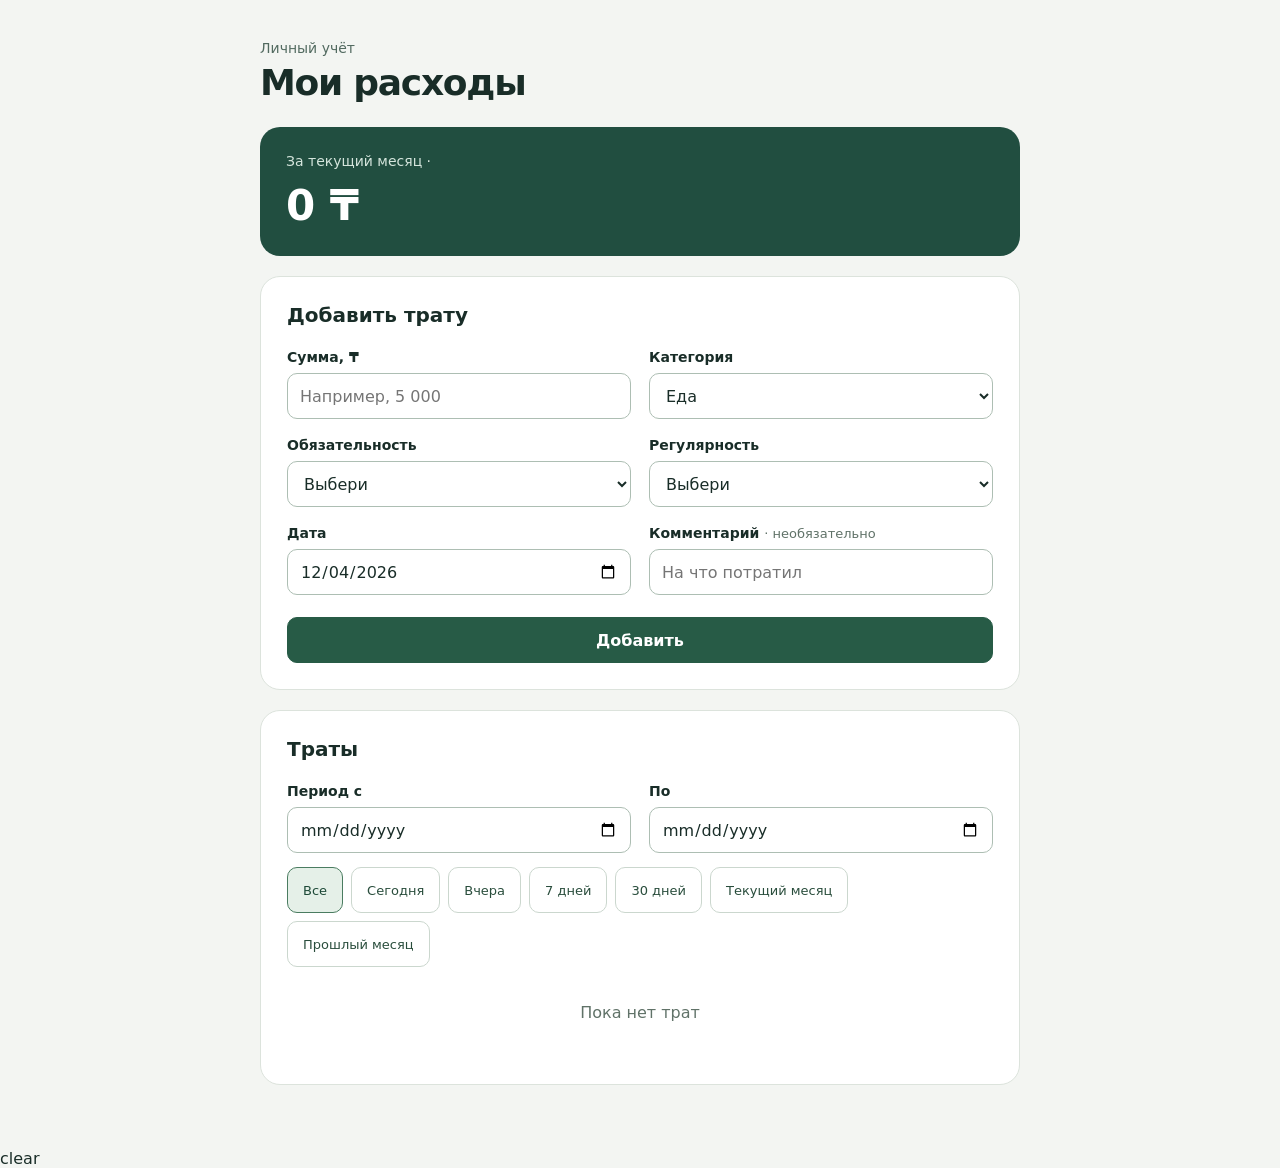
<file: index.html>
<!doctype html>
<html lang="ru">
<head>
  <meta charset="utf-8">
  <meta name="viewport" content="width=device-width, initial-scale=1">
  <meta name="color-scheme" content="light">
  <title>Мои расходы</title>
  <link rel="stylesheet" href="styles.css">
  <script src="script.js" defer></script>
</head>
<body>
  <main>
    <header><p class="eyebrow">Личный учёт</p><h1>Мои расходы</h1></header>
    <section class="summary" aria-label="Итог за текущий месяц">
      <p>За текущий месяц · <span id="month-label"></span></p>
      <strong id="month-total">0 ₸</strong>
    </section>
    <section class="card" aria-labelledby="form-title">
      <h2 id="form-title">Добавить трату</h2>
      <form id="expense-form" novalidate>
        <div class="form-grid">
          <div><label for="amount">Сумма, ₸</label><input id="amount" name="amount" type="text" inputmode="numeric" placeholder="Например, 5 000" required aria-describedby="amount-error"><p class="error" id="amount-error"></p></div>
          <div><label for="category">Категория</label><select id="category" name="category" required><option>Еда</option><option>Транспорт</option><option>Дом</option><option>покупки</option></select></div>
          <div><label for="necessity">Обязательность</label><select id="necessity" name="necessity" required aria-describedby="necessity-error"><option value="">Выбери</option><option value="required">Обязательная</option><option value="optional">Необязательная</option></select><p class="error" id="necessity-error" role="status"></p></div>
          <div><label for="regularity">Регулярность</label><select id="regularity" name="regularity" required aria-describedby="regularity-error"><option value="">Выбери</option><option value="regular">Регулярная</option><option value="irregular">Нерегулярная</option></select><p class="error" id="regularity-error" role="status"></p></div>
          <div><label for="date">Дата</label><input id="date" name="date" type="date" required aria-describedby="date-error"><p class="error" id="date-error"></p></div>
          <div><label for="comment">Комментарий <span class="muted">· необязательно</span></label><input id="comment" name="comment" type="text" placeholder="На что потратил"></div>
        </div>
        <button class="primary" type="submit">Добавить</button>
        <p id="form-status" role="status"></p>
      </form>
    </section>
    <section class="card" aria-labelledby="list-title">
      <div class="section-heading"><h2 id="list-title">Траты</h2><span class="muted" id="count"></span></div>
      <div class="period-fields">
        <div><label for="period-from">Период с</label><input id="period-from" type="date" aria-describedby="period-error"></div>
        <div><label for="period-to">По</label><input id="period-to" type="date" aria-describedby="period-error"></div>
      </div>
      <div class="presets" role="group" aria-label="Период списка">
        <button type="button" data-period="all" aria-pressed="true">Все</button>
        <button type="button" data-period="today" aria-pressed="false">Сегодня</button>
        <button type="button" data-period="yesterday" aria-pressed="false">Вчера</button>
        <button type="button" data-period="week" aria-pressed="false">7 дней</button>
        <button type="button" data-period="days30" aria-pressed="false">30 дней</button>
        <button type="button" data-period="month" aria-pressed="false">Текущий месяц</button>
        <button type="button" data-period="previous" aria-pressed="false">Прошлый месяц</button>
      </div>
      <p id="period-error" class="error" role="status"></p>
      <p id="storage-status" class="error" role="status"></p>
      <p id="empty" class="empty">Пока нет трат</p>
      <ul id="expense-list" aria-label="Список трат"></ul>
    </section>
  </main>
</body>
</html>
clear
</file>
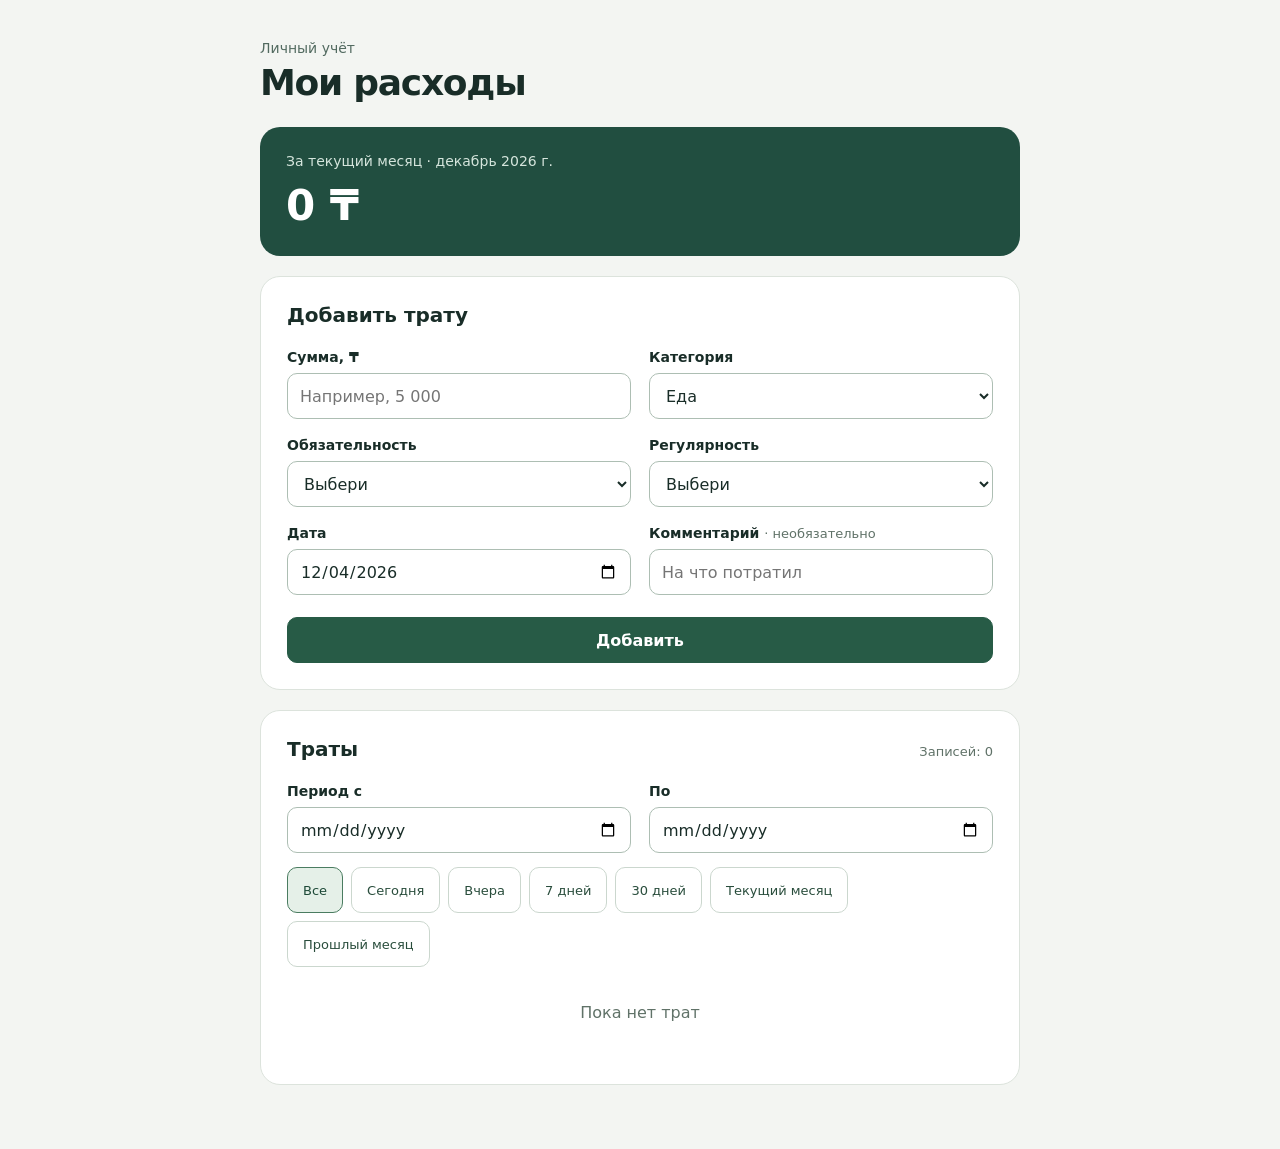
<file: archive/2026-11-25-before-003-step-1/index.html>
<!doctype html>
<html lang="ru">
<head>
  <meta charset="utf-8">
  <meta name="viewport" content="width=device-width, initial-scale=1">
  <meta name="color-scheme" content="light">
  <title>Мои расходы</title>
  <link rel="stylesheet" href="styles.css">
  <script src="script.js" defer></script>
</head>
<body>
  <main>
    <header><p class="eyebrow">Личный учёт</p><h1>Мои расходы</h1></header>
    <section class="summary" aria-label="Итог за текущий месяц">
      <p>За текущий месяц · <span id="month-label"></span></p>
      <strong id="month-total">0 ₸</strong>
    </section>
    <section class="card" aria-labelledby="form-title">
      <h2 id="form-title">Добавить трату</h2>
      <form id="expense-form" novalidate>
        <div class="form-grid">
          <div><label for="amount">Сумма, ₸</label><input id="amount" name="amount" type="text" inputmode="numeric" placeholder="Например, 5 000" required aria-describedby="amount-error"><p class="error" id="amount-error"></p></div>
          <div><label for="category">Категория</label><select id="category" name="category" required><option>Еда</option><option>Транспорт</option><option>Дом</option><option>покупки</option></select></div>
          <div><label for="necessity">Обязательность</label><select id="necessity" name="necessity" required aria-describedby="necessity-error"><option value="">Выбери</option><option value="required">Обязательная</option><option value="optional">Необязательная</option></select><p class="error" id="necessity-error" role="status"></p></div>
          <div><label for="regularity">Регулярность</label><select id="regularity" name="regularity" required aria-describedby="regularity-error"><option value="">Выбери</option><option value="regular">Регулярная</option><option value="irregular">Нерегулярная</option></select><p class="error" id="regularity-error" role="status"></p></div>
          <div><label for="date">Дата</label><input id="date" name="date" type="date" required aria-describedby="date-error"><p class="error" id="date-error"></p></div>
          <div><label for="comment">Комментарий <span class="muted">· необязательно</span></label><input id="comment" name="comment" type="text" placeholder="На что потратил"></div>
        </div>
        <button class="primary" type="submit">Добавить</button>
        <p id="form-status" role="status"></p>
      </form>
    </section>
    <section class="card" aria-labelledby="list-title">
      <div class="section-heading"><h2 id="list-title">Траты</h2><span class="muted" id="count"></span></div>
      <div class="period-fields">
        <div><label for="period-from">Период с</label><input id="period-from" type="date" aria-describedby="period-error"></div>
        <div><label for="period-to">По</label><input id="period-to" type="date" aria-describedby="period-error"></div>
      </div>
      <div class="presets" role="group" aria-label="Период списка">
        <button type="button" data-period="all" aria-pressed="true">Все</button>
        <button type="button" data-period="today" aria-pressed="false">Сегодня</button>
        <button type="button" data-period="yesterday" aria-pressed="false">Вчера</button>
        <button type="button" data-period="week" aria-pressed="false">7 дней</button>
        <button type="button" data-period="days30" aria-pressed="false">30 дней</button>
        <button type="button" data-period="month" aria-pressed="false">Текущий месяц</button>
        <button type="button" data-period="previous" aria-pressed="false">Прошлый месяц</button>
      </div>
      <p id="period-error" class="error" role="status"></p>
      <p id="storage-status" class="error" role="status"></p>
      <p id="empty" class="empty">Пока нет трат</p>
      <ul id="expense-list" aria-label="Список трат"></ul>
    </section>
  </main>
</body>
</html>
</file>
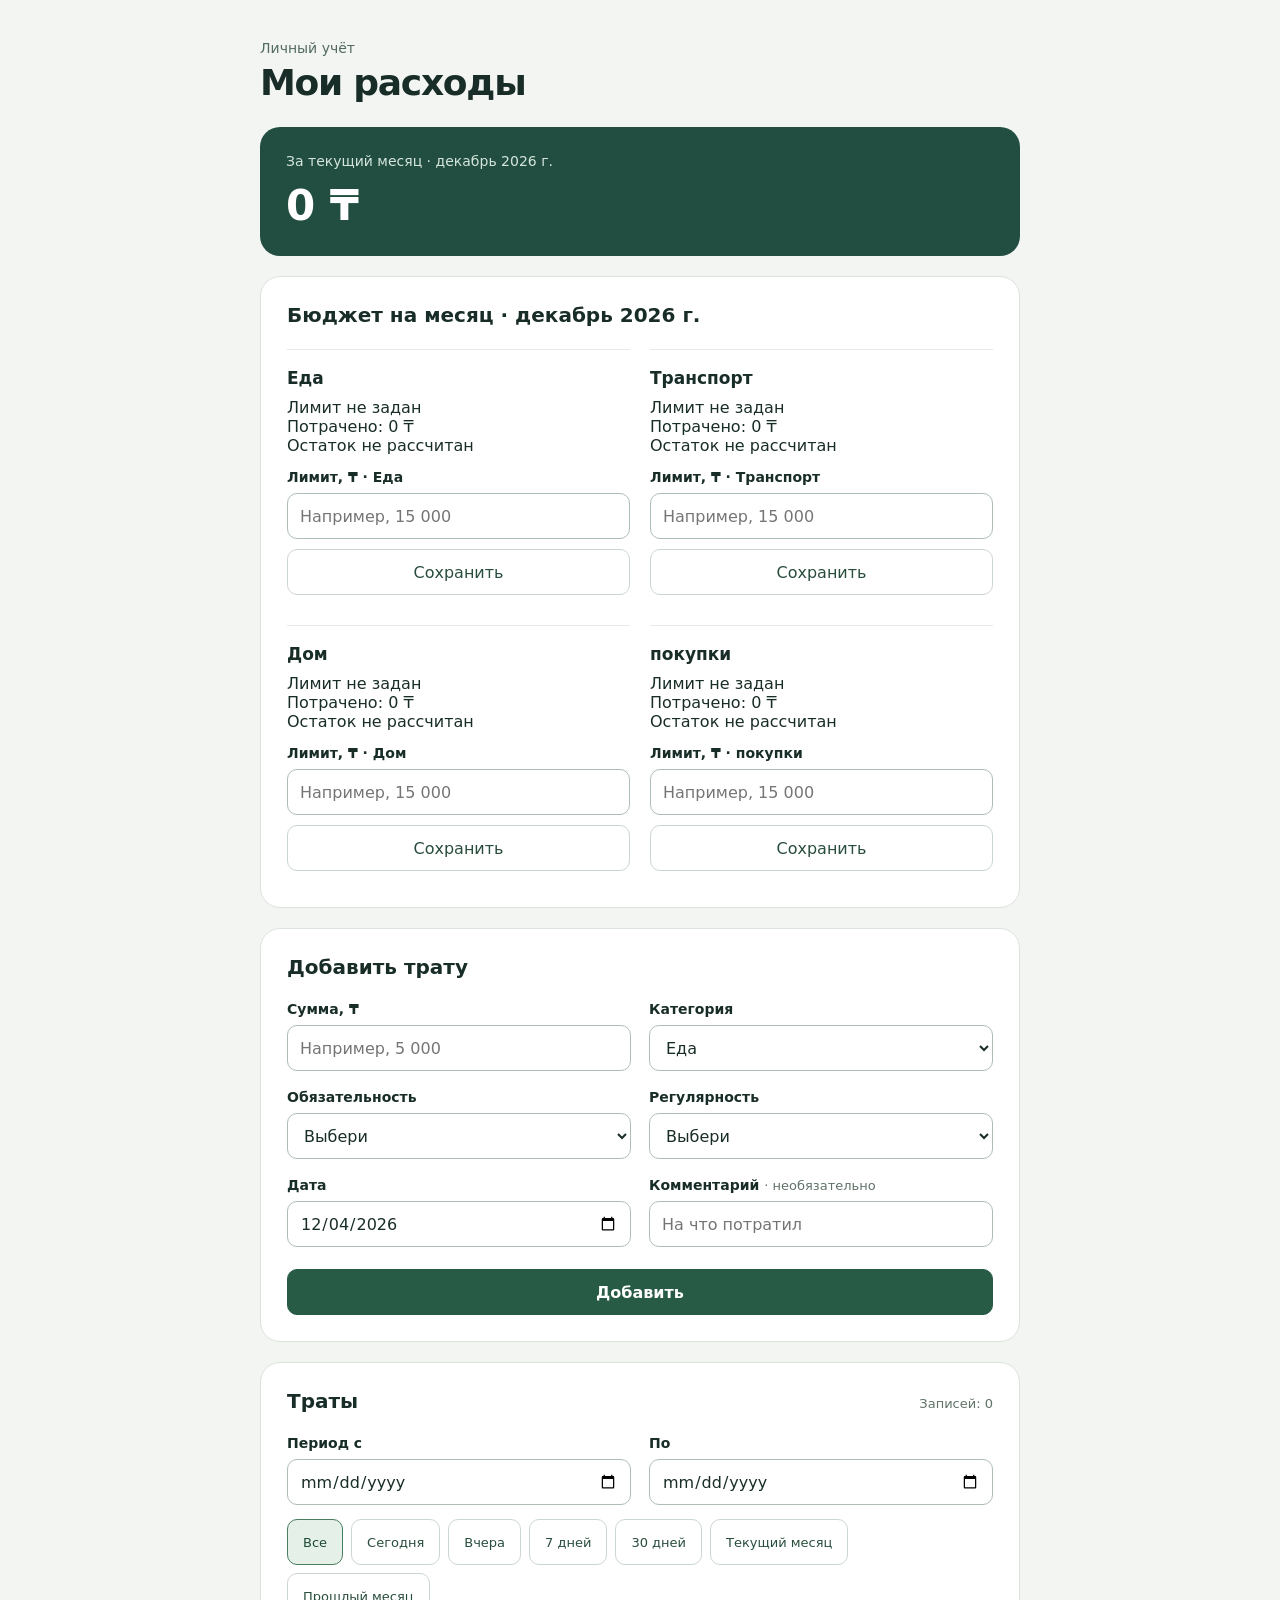
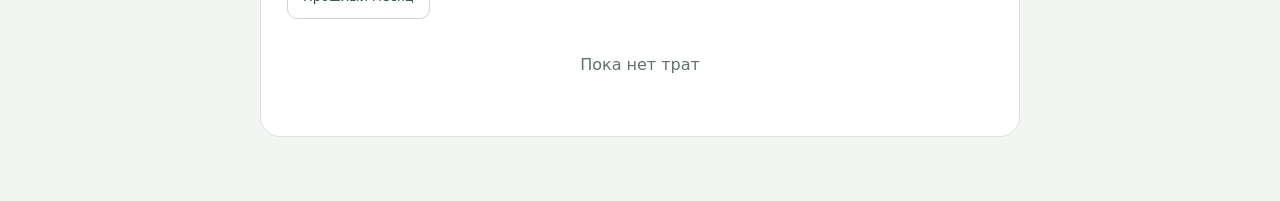
<file: archive/2026-11-25-before-003-step-3/index.html>
<!doctype html>
<html lang="ru">
<head>
  <meta charset="utf-8">
  <meta name="viewport" content="width=device-width, initial-scale=1">
  <meta name="color-scheme" content="light">
  <title>Мои расходы</title>
  <link rel="stylesheet" href="styles.css">
  <script src="script.js" defer></script>
</head>
<body>
  <main>
    <header><p class="eyebrow">Личный учёт</p><h1>Мои расходы</h1></header>
    <section class="summary" aria-label="Итог за текущий месяц">
      <p>За текущий месяц · <span id="month-label"></span></p>
      <strong id="month-total">0 ₸</strong>
    </section>
    <section class="card" aria-labelledby="budget-title">
      <h2 id="budget-title">Бюджет на месяц · <span id="budget-month"></span></h2>
      <p id="budget-storage-status" class="error" role="status"></p>
      <div id="budget-categories" class="budget-grid"></div>
    </section>
    <section class="card" aria-labelledby="form-title">
      <h2 id="form-title">Добавить трату</h2>
      <form id="expense-form" novalidate>
        <div class="form-grid">
          <div><label for="amount">Сумма, ₸</label><input id="amount" name="amount" type="text" inputmode="numeric" placeholder="Например, 5 000" required aria-describedby="amount-error"><p class="error" id="amount-error"></p></div>
          <div><label for="category">Категория</label><select id="category" name="category" required><option>Еда</option><option>Транспорт</option><option>Дом</option><option>покупки</option></select></div>
          <div><label for="necessity">Обязательность</label><select id="necessity" name="necessity" required aria-describedby="necessity-error"><option value="">Выбери</option><option value="required">Обязательная</option><option value="optional">Необязательная</option></select><p class="error" id="necessity-error" role="status"></p></div>
          <div><label for="regularity">Регулярность</label><select id="regularity" name="regularity" required aria-describedby="regularity-error"><option value="">Выбери</option><option value="regular">Регулярная</option><option value="irregular">Нерегулярная</option></select><p class="error" id="regularity-error" role="status"></p></div>
          <div><label for="date">Дата</label><input id="date" name="date" type="date" required aria-describedby="date-error"><p class="error" id="date-error"></p></div>
          <div><label for="comment">Комментарий <span class="muted">· необязательно</span></label><input id="comment" name="comment" type="text" placeholder="На что потратил"></div>
        </div>
        <button class="primary" type="submit">Добавить</button>
        <p id="form-status" role="status"></p>
      </form>
    </section>
    <section class="card" aria-labelledby="list-title">
      <div class="section-heading"><h2 id="list-title">Траты</h2><span class="muted" id="count"></span></div>
      <div class="period-fields">
        <div><label for="period-from">Период с</label><input id="period-from" type="date" aria-describedby="period-error"></div>
        <div><label for="period-to">По</label><input id="period-to" type="date" aria-describedby="period-error"></div>
      </div>
      <div class="presets" role="group" aria-label="Период списка">
        <button type="button" data-period="all" aria-pressed="true">Все</button>
        <button type="button" data-period="today" aria-pressed="false">Сегодня</button>
        <button type="button" data-period="yesterday" aria-pressed="false">Вчера</button>
        <button type="button" data-period="week" aria-pressed="false">7 дней</button>
        <button type="button" data-period="days30" aria-pressed="false">30 дней</button>
        <button type="button" data-period="month" aria-pressed="false">Текущий месяц</button>
        <button type="button" data-period="previous" aria-pressed="false">Прошлый месяц</button>
      </div>
      <p id="period-error" class="error" role="status"></p>
      <p id="storage-status" class="error" role="status"></p>
      <p id="empty" class="empty">Пока нет трат</p>
      <ul id="expense-list" aria-label="Список трат"></ul>
    </section>
  </main>
</body>
</html>
</file>
<file: styles.css>
:root { font-family: system-ui, -apple-system, sans-serif; color: #192d28; background: #f3f5f2; color-scheme: light; }
* { box-sizing: border-box; }
body { margin: 0; }
main { max-width: 800px; margin: 0 auto; padding: 40px 20px 64px; }
h1 { font-size: clamp(28px, 5vw, 36px); margin: 0 0 24px; letter-spacing: -.035em; }
h2 { font-size: 20px; margin: 0 0 22px; }
p { margin: 0; }
.eyebrow { color: #526a60; margin-bottom: 6px; font-size: 14px; }
.summary { background: #214e40; color: #fff; border-radius: 20px; padding: 26px; margin-bottom: 20px; }
.summary p { color: #d5e5dc; font-size: 14px; }
.summary strong { display: block; font-size: clamp(28px, 7vw, 42px); margin-top: 12px; overflow-wrap: anywhere; }
.card { background: #fff; border: 1px solid #dce3dc; border-radius: 20px; padding: 26px; margin-top: 20px; }
.form-grid, .period-fields { display: grid; grid-template-columns: repeat(2, minmax(0, 1fr)); gap: 18px; }
.budget-grid { display: grid; grid-template-columns: repeat(2, minmax(0, 1fr)); gap: 20px; }
.budget-overview { background: #edf4ee; border-radius: 12px; padding: 16px; margin: 16px 0 20px; }
.budget-overview p { overflow-wrap: anywhere; line-height: 1.5; }
.budget-overview p + p { margin-top: 6px; }
#budget-total, #budget-remaining { font-weight: 600; }
.budget-category { min-width: 0; border-top: 1px solid #e5eae5; padding-top: 18px; }
.budget-category h3 { font-size: 17px; margin: 0 0 10px; }
.budget-category p { overflow-wrap: anywhere; }
.budget-category label { margin-top: 14px; }
.budget-category button { margin-top: 10px; width: 100%; }
.budget-message { margin-top: 10px; font-size: 14px; }
button:disabled { cursor: default; opacity: .6; }
label { display: block; font-size: 14px; margin-bottom: 8px; font-weight: 600; }
input, select, button { min-height: 46px; font: inherit; border-radius: 10px; }
input, select { display: block; width: 100%; min-width: 0; border: 1px solid #adbeb3; background: #fff; color: #192d28; padding: 10px 12px; }
input[type="date"] { appearance: none; }
button { cursor: pointer; padding: 10px 15px; border: 1px solid #cbd7ce; color: #294d3c; background: #fff; }
button:hover { background: #edf4ee; }
button:focus-visible, input:focus-visible, select:focus-visible { outline: 3px solid #90b8a3; outline-offset: 3px; }
input[aria-invalid="true"] { border-color: #b33326; }
.primary { background: #275b46; border-color: #275b46; color: white; margin-top: 22px; width: 100%; font-weight: 600; }
.primary:hover { background: #1d4937; }
.muted { color: #607268; font-weight: 400; font-size: 13px; }
.error { color: #ad3024; font-size: 14px; line-height: 1.5; }
.error:not(:empty), #form-status:not(:empty) { margin-top: 10px; }
#form-status { font-size: 14px; color: #275b46; }
.section-heading { display: flex; align-items: baseline; justify-content: space-between; gap: 12px; }
.presets { display: flex; flex-wrap: wrap; gap: 8px; margin-top: 14px; }
.presets button { font-size: 13px; }
.presets button[aria-pressed="true"] { background: #e5f0e8; border-color: #4a7c60; color: #1d4937; }
.empty { text-align: center; color: #607268; padding: 36px 0 16px; }
ul { list-style: none; padding: 0; margin: 20px 0 0; }
.expense { border-top: 1px solid #e5eae5; padding: 18px 0; }
.expense:last-child { padding-bottom: 0; }
.expense-top { display: flex; justify-content: space-between; align-items: baseline; gap: 16px; }
.expense-amount { text-align: right; overflow-wrap: anywhere; min-width: 0; }
.expense-meta { color: #607268; font-size: 13px; margin-top: 6px; }
.expense-comment { margin-top: 10px; overflow-wrap: anywhere; white-space: pre-wrap; line-height: 1.5; }
[hidden] { display: none !important; }
@media (max-width: 540px) {
  main { padding: 24px 16px 40px; }
  .card, .summary { padding: 20px; border-radius: 16px; }
  .form-grid, .budget-grid { grid-template-columns: minmax(0, 1fr); gap: 16px; }
  .period-fields { gap: 10px; }
  .period-fields input { padding: 10px 6px; font-size: 14px; }
}
</file>
<file: archive/2026-11-25-before-003-step-1/styles.css>
:root { font-family: system-ui, -apple-system, sans-serif; color: #192d28; background: #f3f5f2; color-scheme: light; }
* { box-sizing: border-box; }
body { margin: 0; }
main { max-width: 800px; margin: 0 auto; padding: 40px 20px 64px; }
h1 { font-size: clamp(28px, 5vw, 36px); margin: 0 0 24px; letter-spacing: -.035em; }
h2 { font-size: 20px; margin: 0 0 22px; }
p { margin: 0; }
.eyebrow { color: #526a60; margin-bottom: 6px; font-size: 14px; }
.summary { background: #214e40; color: #fff; border-radius: 20px; padding: 26px; margin-bottom: 20px; }
.summary p { color: #d5e5dc; font-size: 14px; }
.summary strong { display: block; font-size: clamp(28px, 7vw, 42px); margin-top: 12px; overflow-wrap: anywhere; }
.card { background: #fff; border: 1px solid #dce3dc; border-radius: 20px; padding: 26px; margin-top: 20px; }
.form-grid, .period-fields { display: grid; grid-template-columns: repeat(2, minmax(0, 1fr)); gap: 18px; }
label { display: block; font-size: 14px; margin-bottom: 8px; font-weight: 600; }
input, select, button { min-height: 46px; font: inherit; border-radius: 10px; }
input, select { display: block; width: 100%; min-width: 0; border: 1px solid #adbeb3; background: #fff; color: #192d28; padding: 10px 12px; }
input[type="date"] { appearance: none; }
button { cursor: pointer; padding: 10px 15px; border: 1px solid #cbd7ce; color: #294d3c; background: #fff; }
button:hover { background: #edf4ee; }
button:focus-visible, input:focus-visible, select:focus-visible { outline: 3px solid #90b8a3; outline-offset: 3px; }
input[aria-invalid="true"] { border-color: #b33326; }
.primary { background: #275b46; border-color: #275b46; color: white; margin-top: 22px; width: 100%; font-weight: 600; }
.primary:hover { background: #1d4937; }
.muted { color: #607268; font-weight: 400; font-size: 13px; }
.error { color: #ad3024; font-size: 14px; line-height: 1.5; }
.error:not(:empty), #form-status:not(:empty) { margin-top: 10px; }
#form-status { font-size: 14px; color: #275b46; }
.section-heading { display: flex; align-items: baseline; justify-content: space-between; gap: 12px; }
.presets { display: flex; flex-wrap: wrap; gap: 8px; margin-top: 14px; }
.presets button { font-size: 13px; }
.presets button[aria-pressed="true"] { background: #e5f0e8; border-color: #4a7c60; color: #1d4937; }
.empty { text-align: center; color: #607268; padding: 36px 0 16px; }
ul { list-style: none; padding: 0; margin: 20px 0 0; }
.expense { border-top: 1px solid #e5eae5; padding: 18px 0; }
.expense:last-child { padding-bottom: 0; }
.expense-top { display: flex; justify-content: space-between; align-items: baseline; gap: 16px; }
.expense-amount { text-align: right; overflow-wrap: anywhere; min-width: 0; }
.expense-meta { color: #607268; font-size: 13px; margin-top: 6px; }
.expense-comment { margin-top: 10px; overflow-wrap: anywhere; white-space: pre-wrap; line-height: 1.5; }
[hidden] { display: none !important; }
@media (max-width: 540px) {
  main { padding: 24px 16px 40px; }
  .card, .summary { padding: 20px; border-radius: 16px; }
  .form-grid { grid-template-columns: minmax(0, 1fr); gap: 16px; }
  .period-fields { gap: 10px; }
  .period-fields input { padding: 10px 6px; font-size: 14px; }
}
</file>
<file: archive/2026-11-25-before-003-step-3/styles.css>
:root { font-family: system-ui, -apple-system, sans-serif; color: #192d28; background: #f3f5f2; color-scheme: light; }
* { box-sizing: border-box; }
body { margin: 0; }
main { max-width: 800px; margin: 0 auto; padding: 40px 20px 64px; }
h1 { font-size: clamp(28px, 5vw, 36px); margin: 0 0 24px; letter-spacing: -.035em; }
h2 { font-size: 20px; margin: 0 0 22px; }
p { margin: 0; }
.eyebrow { color: #526a60; margin-bottom: 6px; font-size: 14px; }
.summary { background: #214e40; color: #fff; border-radius: 20px; padding: 26px; margin-bottom: 20px; }
.summary p { color: #d5e5dc; font-size: 14px; }
.summary strong { display: block; font-size: clamp(28px, 7vw, 42px); margin-top: 12px; overflow-wrap: anywhere; }
.card { background: #fff; border: 1px solid #dce3dc; border-radius: 20px; padding: 26px; margin-top: 20px; }
.form-grid, .period-fields { display: grid; grid-template-columns: repeat(2, minmax(0, 1fr)); gap: 18px; }
.budget-grid { display: grid; grid-template-columns: repeat(2, minmax(0, 1fr)); gap: 20px; }
.budget-category { min-width: 0; border-top: 1px solid #e5eae5; padding-top: 18px; }
.budget-category h3 { font-size: 17px; margin: 0 0 10px; }
.budget-category p { overflow-wrap: anywhere; }
.budget-category label { margin-top: 14px; }
.budget-category button { margin-top: 10px; width: 100%; }
.budget-message { margin-top: 10px; font-size: 14px; }
button:disabled { cursor: default; opacity: .6; }
label { display: block; font-size: 14px; margin-bottom: 8px; font-weight: 600; }
input, select, button { min-height: 46px; font: inherit; border-radius: 10px; }
input, select { display: block; width: 100%; min-width: 0; border: 1px solid #adbeb3; background: #fff; color: #192d28; padding: 10px 12px; }
input[type="date"] { appearance: none; }
button { cursor: pointer; padding: 10px 15px; border: 1px solid #cbd7ce; color: #294d3c; background: #fff; }
button:hover { background: #edf4ee; }
button:focus-visible, input:focus-visible, select:focus-visible { outline: 3px solid #90b8a3; outline-offset: 3px; }
input[aria-invalid="true"] { border-color: #b33326; }
.primary { background: #275b46; border-color: #275b46; color: white; margin-top: 22px; width: 100%; font-weight: 600; }
.primary:hover { background: #1d4937; }
.muted { color: #607268; font-weight: 400; font-size: 13px; }
.error { color: #ad3024; font-size: 14px; line-height: 1.5; }
.error:not(:empty), #form-status:not(:empty) { margin-top: 10px; }
#form-status { font-size: 14px; color: #275b46; }
.section-heading { display: flex; align-items: baseline; justify-content: space-between; gap: 12px; }
.presets { display: flex; flex-wrap: wrap; gap: 8px; margin-top: 14px; }
.presets button { font-size: 13px; }
.presets button[aria-pressed="true"] { background: #e5f0e8; border-color: #4a7c60; color: #1d4937; }
.empty { text-align: center; color: #607268; padding: 36px 0 16px; }
ul { list-style: none; padding: 0; margin: 20px 0 0; }
.expense { border-top: 1px solid #e5eae5; padding: 18px 0; }
.expense:last-child { padding-bottom: 0; }
.expense-top { display: flex; justify-content: space-between; align-items: baseline; gap: 16px; }
.expense-amount { text-align: right; overflow-wrap: anywhere; min-width: 0; }
.expense-meta { color: #607268; font-size: 13px; margin-top: 6px; }
.expense-comment { margin-top: 10px; overflow-wrap: anywhere; white-space: pre-wrap; line-height: 1.5; }
[hidden] { display: none !important; }
@media (max-width: 540px) {
  main { padding: 24px 16px 40px; }
  .card, .summary { padding: 20px; border-radius: 16px; }
  .form-grid, .budget-grid { grid-template-columns: minmax(0, 1fr); gap: 16px; }
  .period-fields { gap: 10px; }
  .period-fields input { padding: 10px 6px; font-size: 14px; }
}
</file>
